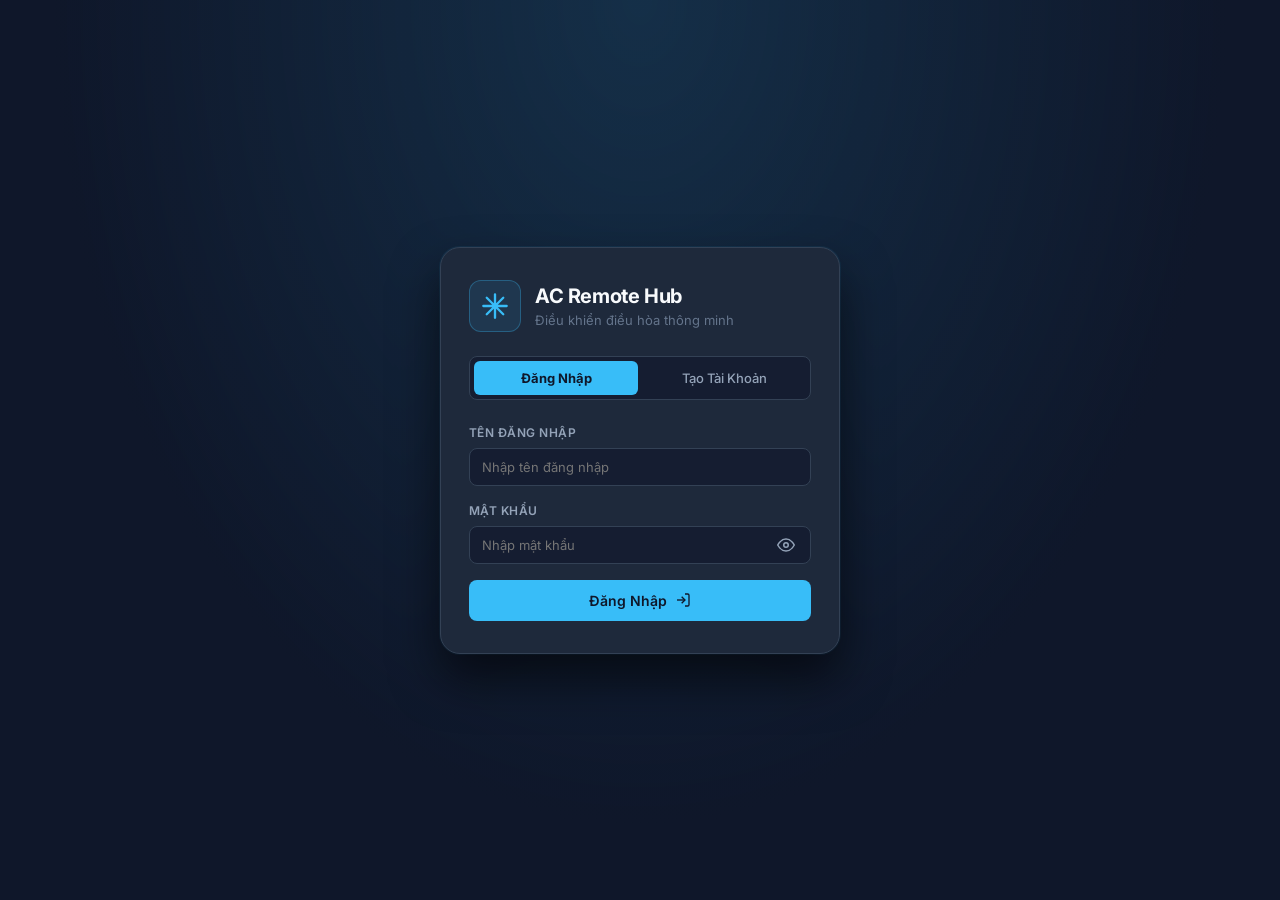
<file: web/index.html>
<!DOCTYPE html>
<html lang="vi">
<head>
    <meta charset="UTF-8">
    <meta name="viewport" content="width=device-width, initial-scale=1.0">
    <title>AC Remote Hub – Điều Khiển Điều Hòa Thông Minh</title>
    <meta name="description" content="Hệ thống điều khiển điều hòa từ xa qua ESP32. Đăng nhập để quản lý thiết bị của bạn.">
    <link rel="preconnect" href="https://fonts.googleapis.com">
    <link rel="preconnect" href="https://fonts.gstatic.com" crossorigin>
    <link href="https://fonts.googleapis.com/css2?family=Inter:wght@300;400;500;600;700;800&display=swap" rel="stylesheet">
    <link rel="stylesheet" href="style.css">
</head>
<body>

<!-- ===================== AUTH SCREEN ===================== -->
<div id="auth-screen" class="auth-overlay">
    <div class="auth-card">
        <div class="auth-brand">
            <div class="auth-brand-icon">
                <svg width="28" height="28" viewBox="0 0 24 24" fill="none" stroke="currentColor" stroke-width="2" stroke-linecap="round" stroke-linejoin="round">
                    <path d="M12 2v20M2 12h20M4.93 4.93l14.14 14.14M4.93 19.07l14.14-14.14"/>
                </svg>
            </div>
            <div>
                <h1 class="auth-title">AC Remote Hub</h1>
                <p class="auth-subtitle">Điều khiển điều hòa thông minh</p>
            </div>
        </div>

        <!-- Tab toggle -->
        <div class="auth-tabs" id="auth-tabs">
            <button class="auth-tab active" id="tab-login-btn" onclick="showAuthTab('login')">Đăng Nhập</button>
            <button class="auth-tab" id="tab-register-btn" onclick="showAuthTab('register')">Tạo Tài Khoản</button>
        </div>

        <!-- LOGIN FORM -->
        <form id="login-form" class="auth-form" autocomplete="on">
            <div class="form-field">
                <label for="login-username">Tên đăng nhập</label>
                <input type="text" id="login-username" name="username" class="text-input" placeholder="Nhập tên đăng nhập" autocomplete="username" required>
            </div>
            <div class="form-field">
                <label for="login-password">Mật khẩu</label>
                <div class="password-input-wrapper">
                    <input type="password" id="login-password" name="password" class="text-input" placeholder="Nhập mật khẩu" autocomplete="current-password" required>
                    <button type="button" class="btn-toggle-password" onclick="togglePasswordVisibility('login-password', this)" title="Hiện/Ẩn mật khẩu">
                        <svg class="eye-icon" width="18" height="18" viewBox="0 0 24 24" fill="none" stroke="currentColor" stroke-width="2"><path d="M1 12s4-8 11-8 11 8 11 8-4 8-11 8-11-8-11-8z"/><circle cx="12" cy="12" r="3"/></svg>
                        <svg class="eye-off-icon hidden" width="18" height="18" viewBox="0 0 24 24" fill="none" stroke="currentColor" stroke-width="2"><path d="M17.94 17.94A10.07 10.07 0 0 1 12 20c-7 0-11-8-11-8a18.45 18.45 0 0 1 5.06-5.94M9.9 4.24A9.12 9.12 0 0 1 12 4c7 0 11 8 11 8a18.5 18.5 0 0 1-2.16 3.19m-6.72-1.07a3 3 0 1 1-4.24-4.24"/><line x1="1" y1="1" x2="23" y2="23"/></svg>
                    </button>
                </div>
            </div>
            <div class="auth-error hidden" id="login-error"></div>
            <button type="submit" class="btn-primary w-full" id="btn-login">
                <span>Đăng Nhập</span>
                <svg width="16" height="16" viewBox="0 0 24 24" fill="none" stroke="currentColor" stroke-width="2"><path d="M15 3h4a2 2 0 0 1 2 2v14a2 2 0 0 1-2 2h-4"/><polyline points="10 17 15 12 10 7"/><line x1="15" y1="12" x2="3" y2="12"/></svg>
            </button>
        </form>

        <!-- REGISTER FORM -->
        <form id="register-form" class="auth-form hidden" autocomplete="on">
            <div class="form-field">
                <label for="reg-displayname">Họ tên / Biệt danh</label>
                <input type="text" id="reg-displayname" class="text-input" placeholder="VD: Nguyễn Văn A" autocomplete="name">
            </div>
            <div class="form-field">
                <label for="reg-username">Tên đăng nhập</label>
                <input type="text" id="reg-username" name="username" class="text-input" placeholder="Tối thiểu 3 ký tự" autocomplete="username" required>
            </div>
            <div class="form-field">
                <label for="reg-password">Mật khẩu</label>
                <div class="password-input-wrapper">
                    <input type="password" id="reg-password" name="password" class="text-input" placeholder="Tối thiểu 6 ký tự" autocomplete="new-password" required>
                    <button type="button" class="btn-toggle-password" onclick="togglePasswordVisibility('reg-password', this)" title="Hiện/Ẩn mật khẩu">
                        <svg class="eye-icon" width="18" height="18" viewBox="0 0 24 24" fill="none" stroke="currentColor" stroke-width="2"><path d="M1 12s4-8 11-8 11 8 11 8-4 8-11 8-11-8-11-8z"/><circle cx="12" cy="12" r="3"/></svg>
                        <svg class="eye-off-icon hidden" width="18" height="18" viewBox="0 0 24 24" fill="none" stroke="currentColor" stroke-width="2"><path d="M17.94 17.94A10.07 10.07 0 0 1 12 20c-7 0-11-8-11-8a18.45 18.45 0 0 1 5.06-5.94M9.9 4.24A9.12 9.12 0 0 1 12 4c7 0 11 8 11 8a18.5 18.5 0 0 1-2.16 3.19m-6.72-1.07a3 3 0 1 1-4.24-4.24"/><line x1="1" y1="1" x2="23" y2="23"/></svg>
                    </button>
                </div>
            </div>
            <div class="form-field">
                <label for="reg-password2">Xác nhận mật khẩu</label>
                <div class="password-input-wrapper">
                    <input type="password" id="reg-password2" class="text-input" placeholder="Nhập lại mật khẩu" autocomplete="new-password" required>
                    <button type="button" class="btn-toggle-password" onclick="togglePasswordVisibility('reg-password2', this)" title="Hiện/Ẩn mật khẩu">
                        <svg class="eye-icon" width="18" height="18" viewBox="0 0 24 24" fill="none" stroke="currentColor" stroke-width="2"><path d="M1 12s4-8 11-8 11 8 11 8-4 8-11 8-11-8-11-8z"/><circle cx="12" cy="12" r="3"/></svg>
                        <svg class="eye-off-icon hidden" width="18" height="18" viewBox="0 0 24 24" fill="none" stroke="currentColor" stroke-width="2"><path d="M17.94 17.94A10.07 10.07 0 0 1 12 20c-7 0-11-8-11-8a18.45 18.45 0 0 1 5.06-5.94M9.9 4.24A9.12 9.12 0 0 1 12 4c7 0 11 8 11 8a18.5 18.5 0 0 1-2.16 3.19m-6.72-1.07a3 3 0 1 1-4.24-4.24"/><line x1="1" y1="1" x2="23" y2="23"/></svg>
                    </button>
                </div>
            </div>
            <div class="auth-error hidden" id="register-error"></div>
            <button type="submit" class="btn-primary w-full" id="btn-register">
                <span>Tạo Tài Khoản</span>
                <svg width="16" height="16" viewBox="0 0 24 24" fill="none" stroke="currentColor" stroke-width="2"><path d="M16 21v-2a4 4 0 0 0-4-4H6a4 4 0 0 0-4 4v2"/><circle cx="9" cy="7" r="4"/><line x1="19" y1="8" x2="19" y2="14"/><line x1="22" y1="11" x2="16" y2="11"/></svg>
            </button>
        </form>
    </div>
</div>

<!-- ===================== MAIN APP ===================== -->
<div id="app-screen" class="app-container hidden">

    <!-- Header -->
    <header class="app-header">
        <div class="brand">
            <div class="brand-icon">
                <svg width="22" height="22" viewBox="0 0 24 24" fill="none" stroke="currentColor" stroke-width="2" stroke-linecap="round" stroke-linejoin="round">
                    <path d="M12 2v20M2 12h20M4.93 4.93l14.14 14.14M4.93 19.07l14.14-14.14"/>
                </svg>
            </div>
            <div class="brand-text">
                <h1>AC Remote Hub</h1>
                <span class="subtext" id="active-device-subtitle">Chưa chọn thiết bị</span>
            </div>
        </div>
        <div class="header-actions">
            <div class="status-pill" id="backend-status-pill">
                <span class="dot"></span>
                <span id="backend-status-text">Online</span>
            </div>
            <div class="user-badge" id="user-badge" title="Tài khoản của bạn">
                <svg width="14" height="14" viewBox="0 0 24 24" fill="none" stroke="currentColor" stroke-width="2"><path d="M20 21v-2a4 4 0 0 0-4-4H8a4 4 0 0 0-4 4v2"/><circle cx="12" cy="7" r="4"/></svg>
                <span id="user-display-name">--</span>
            </div>
            <button class="icon-btn" id="btn-logout" title="Đăng xuất">
                <svg width="16" height="16" viewBox="0 0 24 24" fill="none" stroke="currentColor" stroke-width="2"><path d="M9 21H5a2 2 0 0 1-2-2V5a2 2 0 0 1 2-2h4"/><polyline points="16 17 21 12 16 7"/><line x1="21" y1="12" x2="9" y2="12"/></svg>
            </button>
        </div>
    </header>

    <!-- Navigation Tabs -->
    <nav class="nav-tabs">
        <button class="nav-btn active" data-tab="tab-remote">
            <svg width="18" height="18" viewBox="0 0 24 24" fill="none" stroke="currentColor" stroke-width="2">
                <rect x="5" y="2" width="14" height="20" rx="2" ry="2"></rect>
                <line x1="12" y1="18" x2="12.01" y2="18"></line>
            </svg>
            <span>Điều Khiển</span>
        </button>
        <button class="nav-btn" data-tab="tab-learning">
            <svg width="18" height="18" viewBox="0 0 24 24" fill="none" stroke="currentColor" stroke-width="2">
                <path d="M12 2a10 10 0 1 0 10 10A10 10 0 0 0 12 2zm0 18a8 8 0 1 1 8-8 8 8 0 0 1-8 8z"/>
                <circle cx="12" cy="12" r="3"/>
            </svg>
            <span>Học Lệnh IR</span>
        </button>
        <button class="nav-btn" data-tab="tab-devices">
            <svg width="18" height="18" viewBox="0 0 24 24" fill="none" stroke="currentColor" stroke-width="2">
                <rect x="2" y="3" width="20" height="14" rx="2" ry="2"></rect>
                <line x1="8" y1="21" x2="16" y2="21"></line>
                <line x1="12" y1="17" x2="12" y2="21"></line>
            </svg>
            <span>Thiết Bị</span>
        </button>
    </nav>

    <!-- Toast Notification -->
    <div id="toast" class="toast hidden">
        <span id="toast-message">Đã gửi lệnh thành công</span>
    </div>

    <!-- MAIN CONTENT -->
    <main class="main-content">

        <!-- TAB 1: REMOTE CONTROL -->
        <section id="tab-remote" class="tab-page active">
            <!-- No device selected state -->
            <div id="no-device-state" class="no-device-card hidden">
                <div class="no-device-icon">📡</div>
                <h3>Chưa có thiết bị nào</h3>
                <p>Hãy ghép nối ESP32 của bạn trong tab <strong>Thiết Bị</strong> để bắt đầu điều khiển.</p>
                <button class="btn-primary" onclick="switchToTab('tab-devices')" style="margin-top: 16px;">
                    Đến Thiết Bị
                </button>
            </div>

            <div id="remote-content" class="remote-card">
                <!-- Status Header -->
                <div class="remote-header">
                    <div class="esp-status">
                        <span class="status-indicator" id="esp-status-dot"></span>
                        <span class="status-name" id="esp-device-name">ESP32 Controller</span>
                    </div>
                    <div class="esp-info" id="esp-meta-info">IP: -- | RSSI: -- dBm</div>
                </div>

                <!-- AC Remote Profile Selection Bar -->
                <div class="ac-profile-bar">
                    <div class="profile-select-wrapper flex-1">
                        <label class="group-label">Chọn Điều Hòa (Profile)</label>
                        <select id="select-ac-profile" class="select-input">
                            <option value="default_profile">Điều Hòa Mặc Định</option>
                        </select>
                    </div>
                    <button class="btn-secondary" id="btn-add-profile" style="margin-top: 18px;" title="Thêm điều hòa mới">+ Thêm Mới</button>
                    <button class="btn-secondary danger" id="btn-delete-profile" style="margin-top: 18px;" title="Xóa điều hòa này">🗑️ Xóa</button>
                </div>

                <div class="auto-protocol-badge" id="auto-protocol-badge">
                    <span class="badge-icon">✨</span>
                    <span id="auto-protocol-text">Chưa nhận diện Hãng</span>
                </div>

                <!-- Temperature & Main Power Display -->
                <div class="temp-display-container">
                    <button class="btn-power" id="btn-power" title="Bật/Tắt nguồn">
                        <svg width="24" height="24" viewBox="0 0 24 24" fill="none" stroke="currentColor" stroke-width="2.5">
                            <path d="M18.36 6.64a9 9 0 1 1-12.73 0"></path>
                            <line x1="12" y1="2" x2="12" y2="12"></line>
                        </svg>
                    </button>
                    <div class="temp-readout">
                        <span class="temp-value" id="temp-value">26</span>
                        <span class="temp-unit">°C</span>
                    </div>
                    <div class="temp-adjust">
                        <button class="btn-temp" id="btn-temp-plus" title="Tăng nhiệt độ">+</button>
                        <button class="btn-temp" id="btn-temp-minus" title="Giảm nhiệt độ">–</button>
                    </div>
                </div>

                <!-- AC Mode Selection -->
                <div class="control-group">
                    <label class="group-label">Chế Độ (Mode)</label>
                    <div class="segmented-control mode-selector">
                        <button class="seg-btn active" data-mode="cool"><span class="icon">❄️</span><span>Cool</span></button>
                        <button class="seg-btn" data-mode="heat"><span class="icon">☀️</span><span>Heat</span></button>
                        <button class="seg-btn" data-mode="dry"><span class="icon">💧</span><span>Dry</span></button>
                        <button class="seg-btn" data-mode="fan"><span class="icon">🌀</span><span>Fan</span></button>
                        <button class="seg-btn" data-mode="auto"><span class="icon">🤖</span><span>Auto</span></button>
                    </div>
                </div>

                <!-- Fan Speed Selection -->
                <div class="control-group">
                    <label class="group-label">Tốc Độ Gió (Fan Speed)</label>
                    <div class="segmented-control fan-selector">
                        <button class="seg-btn active" data-fan="auto">Auto</button>
                        <button class="seg-btn" data-fan="min">Min</button>
                        <button class="seg-btn" data-fan="low">Low</button>
                        <button class="seg-btn" data-fan="medium">Med</button>
                        <button class="seg-btn" data-fan="high">High</button>
                        <button class="seg-btn" data-fan="max">Max</button>
                    </div>
                </div>

                <!-- Swing Controls -->
                <div class="control-row">
                    <div class="control-group flex-1">
                        <label class="group-label">Đảo Gió Dọc (Swing V)</label>
                        <select id="select-swing-v" class="select-input">
                            <option value="off">Tắt (Off)</option>
                            <option value="auto">Tự động (Auto)</option>
                            <option value="highest">Cao nhất</option>
                            <option value="high">Cao</option>
                            <option value="middle">Giữa</option>
                            <option value="low">Thấp</option>
                            <option value="lowest">Thấp nhất</option>
                        </select>
                    </div>
                    <div class="control-group flex-1">
                        <label class="group-label">Đảo Gió Ngang (Swing H)</label>
                        <select id="select-swing-h" class="select-input">
                            <option value="off">Tắt (Off)</option>
                            <option value="auto">Tự động (Auto)</option>
                            <option value="middle">Giữa</option>
                            <option value="left">Trái</option>
                            <option value="right">Phải</option>
                        </select>
                    </div>
                </div>

                <!-- Advanced Toggle Switches -->
                <div class="toggles-grid">
                    <label class="toggle-card"><input type="checkbox" id="chk-turbo"><span class="toggle-label">Turbo ⚡</span></label>
                    <label class="toggle-card"><input type="checkbox" id="chk-quiet"><span class="toggle-label">Quiet 🌙</span></label>
                    <label class="toggle-card"><input type="checkbox" id="chk-econo"><span class="toggle-label">Econo 🍃</span></label>
                    <label class="toggle-card"><input type="checkbox" id="chk-light"><span class="toggle-label">Đèn Led 💡</span></label>
                </div>

                <!-- Protocol Selection -->
                <div class="control-group protocol-box">
                    <label class="group-label">Giao Thức Mã Hóa IR (Protocol)</label>
                    <select id="select-protocol" class="select-input">
                        <option value="" disabled selected>-- Chưa nhận diện Hãng --</option>
                        <option value="ELECTRA_AC">ELECTRA_AC</option>
                        <option value="DAIKIN">DAIKIN</option>
                        <option value="PANASONIC_AC">PANASONIC_AC</option>
                        <option value="MITSUBISHI_AC">MITSUBISHI_AC</option>
                        <option value="GREE">GREE</option>
                        <option value="LG">LG / LG2</option>
                        <option value="TOSHIBA_AC">TOSHIBA_AC</option>
                        <option value="MEDIA">MIDEA / MEDIA</option>
                        <option value="FUJITSU_AC">FUJITSU_AC</option>
                        <option value="SAMSUNG_AC">SAMSUNG_AC</option>
                        <option value="NEC">NEC</option>
                        <option value="CARRIER">CARRIER</option>
                        <option value="COOLIX">COOLIX</option>
                        <option value="HAIER_AC">HAIER_AC</option>
                        <option value="HITACHI_AC">HITACHI_AC</option>
                        <option value="SHARP">SHARP</option>
                        <option value="SONY">SONY</option>
                        <option value="RAW">RAW Timing Signal</option>
                    </select>
                </div>

                <button class="btn-primary" id="btn-send-ac-state">
                    <span>Gửi Lệnh Lên Điều Hòa</span>
                    <svg width="18" height="18" viewBox="0 0 24 24" fill="none" stroke="currentColor" stroke-width="2">
                        <line x1="22" y1="2" x2="11" y2="13"></line>
                        <polygon points="22 2 15 22 11 13 2 9 22 2"></polygon>
                    </svg>
                </button>
            </div>
        </section>

        <!-- TAB 2: IR LEARNING -->
        <section id="tab-learning" class="tab-page">
            <div class="learning-card">
                <div class="card-title">
                    <h2>Học Tín Hiệu IR Từ Remote Gốc</h2>
                    <p class="card-desc">Gửi lệnh học từ xa tới ESP32, sau đó hướng remote gốc vào mắt đọc HX1838 để phân tích tín hiệu.</p>
                </div>

                <div class="learning-form">
                    <div class="form-group">
                        <label>Tên Hồ Sơ (Profile ID)</label>
                        <input type="text" id="learn-profile-id" class="text-input" value="my_ac_remote">
                    </div>
                    <div class="form-group">
                        <label>Hành Động / Nút Cần Học</label>
                        <input type="text" id="learn-expected-action" class="text-input" value="POWER_ON_COOL_26">
                    </div>

                    <div class="learning-status-box hidden" id="learning-status-box">
                        <div class="pulse-indicator"></div>
                        <div class="status-info">
                            <strong id="learning-status-title">Đang chờ tín hiệu IR...</strong>
                            <span id="learning-status-sub">Hãy bấm nút trên remote gốc hướng về phía mắt nhận HX1838 trên ESP32.</span>
                        </div>
                        <button class="btn-secondary danger" id="btn-cancel-learn">Hủy Học</button>
                    </div>

                    <button class="btn-primary" id="btn-start-learn">
                        <span>Bắt Đầu Học Lệnh</span>
                    </button>
                </div>

                <div class="learned-signals-section">
                    <h3>Danh Sách Lệnh Đã Học</h3>
                    <div class="signals-list" id="signals-list">
                        <div class="empty-state">Chưa có dữ liệu lệnh IR được học.</div>
                    </div>
                </div>
            </div>
        </section>

        <!-- TAB 3: DEVICES -->
        <section id="tab-devices" class="tab-page">
            <div class="devices-card">
                <div class="card-header">
                    <h2>Thiết Bị ESP32 Của Bạn</h2>
                    <button class="btn-secondary" id="btn-refresh-devices">Làm mới</button>
                </div>

                <div class="pairing-box">
                    <h3>Ghép Nối Thiết Bị Mới</h3>
                    <p class="card-desc" style="margin-bottom: 10px;">Nhập Device ID hoặc Pairing Code (6 số) hiển thị trên Serial Monitor của ESP32.</p>
                    <div class="pairing-form">
                        <input type="text" id="pair-code-input" class="text-input" placeholder="Device ID hoặc Mã 6 số">
                        <button class="btn-primary" id="btn-pair-submit">Ghép Nối</button>
                    </div>
                </div>

                <div class="device-grid" id="device-grid">
                    <div class="empty-state">Đang tải danh sách thiết bị...</div>
                </div>
            </div>
        </section>
    </main>
</div>

<!-- ===================== TEMPERATURE WIDGET (DHT11) ===================== -->
<div id="temp-widget" class="temp-widget hidden" title="Nhiệt độ phòng từ cảm biến DHT11">
    <div class="temp-widget-icon">🌡️</div>
    <div class="temp-widget-body">
        <span class="temp-widget-value" id="temp-widget-value">--</span>
        <span class="temp-widget-unit">°C</span>
    </div>
</div>

<script src="app.js"></script>
</body>
</html>
</file>
<file: web/style.css>
/* =====================================================
   AC Remote Hub — style.css
   Minimalist Dark UI + Auth Screens
   ===================================================== */

:root {
    --bg:             #0f172a;
    --surface:        #1e293b;
    --surface-hover:  #334155;
    --border:         #334155;
    --border-light:   #475569;

    --text-primary:   #f8fafc;
    --text-secondary: #94a3b8;
    --text-muted:     #64748b;

    --accent:         #38bdf8;
    --accent-hover:   #0284c7;
    --accent-light:   rgba(56, 189, 248, 0.1);

    --success:        #22c55e;
    --warning:        #f59e0b;
    --danger:         #ef4444;

    --radius-sm:  8px;
    --radius-md:  12px;
    --radius-lg:  20px;
    --radius-full:9999px;

    --font-family: 'Inter', -apple-system, BlinkMacSystemFont, "Segoe UI", Roboto, sans-serif;
    --shadow-sm: 0 1px 2px 0 rgba(0,0,0,0.05);
    --shadow-md: 0 4px 6px -1px rgba(0,0,0,0.3);
    --shadow-lg: 0 10px 15px -3px rgba(0,0,0,0.5);
}

* { box-sizing: border-box; margin: 0; padding: 0; }

body {
    font-family: var(--font-family);
    background-color: var(--bg);
    color: var(--text-primary);
    line-height: 1.5;
    min-height: 100vh;
    display: flex;
    justify-content: center;
    align-items: flex-start;
    padding: 16px;
}

.hidden { display: none !important; }
.w-full { width: 100%; }

/* =====================================================
   AUTH OVERLAY
   ===================================================== */

.auth-overlay {
    position: fixed;
    inset: 0;
    background: radial-gradient(ellipse at 50% 0%, rgba(56,189,248,0.15) 0%, var(--bg) 65%);
    display: flex;
    align-items: center;
    justify-content: center;
    z-index: 1000;
    padding: 16px;
}

.auth-card {
    background: var(--surface);
    border: 1px solid var(--border);
    border-radius: var(--radius-lg);
    padding: 32px 28px;
    width: 100%;
    max-width: 400px;
    box-shadow: 0 24px 48px rgba(0,0,0,0.6), 0 0 0 1px rgba(56,189,248,0.08);
    display: flex;
    flex-direction: column;
    gap: 24px;
    animation: slideUp 0.35s cubic-bezier(0.22, 1, 0.36, 1);
}

@keyframes slideUp {
    from { opacity: 0; transform: translateY(24px); }
    to   { opacity: 1; transform: translateY(0); }
}

.auth-brand {
    display: flex;
    align-items: center;
    gap: 14px;
}

.auth-brand-icon {
    width: 52px;
    height: 52px;
    background: var(--accent-light);
    border: 1px solid rgba(56,189,248,0.3);
    color: var(--accent);
    border-radius: var(--radius-md);
    display: flex;
    align-items: center;
    justify-content: center;
    flex-shrink: 0;
}

.auth-title {
    font-size: 20px;
    font-weight: 700;
    letter-spacing: -0.02em;
}

.auth-subtitle {
    font-size: 13px;
    color: var(--text-muted);
}

/* Auth tabs */
.auth-tabs {
    display: grid;
    grid-template-columns: 1fr 1fr;
    background: rgba(15,23,42,0.6);
    border: 1px solid var(--border);
    border-radius: var(--radius-sm);
    padding: 4px;
    gap: 4px;
}

.auth-tab {
    background: transparent;
    border: none;
    color: var(--text-secondary);
    padding: 9px 16px;
    border-radius: 6px;
    font-size: 13px;
    font-weight: 500;
    cursor: pointer;
    transition: all 0.15s ease;
    font-family: inherit;
}

.auth-tab.active {
    background: var(--accent);
    color: #0f172a;
    font-weight: 700;
}

/* Auth forms */
.auth-form {
    display: flex;
    flex-direction: column;
    gap: 16px;
}

.form-field {
    display: flex;
    flex-direction: column;
    gap: 6px;
}

.form-field label {
    font-size: 12px;
    font-weight: 600;
    color: var(--text-secondary);
    text-transform: uppercase;
    letter-spacing: 0.04em;
}

.password-input-wrapper {
    position: relative;
    display: flex;
    align-items: center;
}

.password-input-wrapper .text-input {
    padding-right: 42px;
}

.btn-toggle-password {
    position: absolute;
    right: 10px;
    background: transparent;
    border: none;
    color: var(--text-secondary);
    cursor: pointer;
    padding: 6px;
    display: flex;
    align-items: center;
    justify-content: center;
    border-radius: var(--radius-sm);
    transition: color 0.15s ease;
}

.btn-toggle-password:hover {
    color: var(--text-primary);
}

.auth-error {
    background: rgba(239,68,68,0.12);
    border: 1px solid rgba(239,68,68,0.35);
    color: #fca5a5;
    padding: 10px 14px;
    border-radius: var(--radius-sm);
    font-size: 13px;
}

/* =====================================================
   APP CONTAINER
   ===================================================== */

.app-container {
    width: 100%;
    max-width: 520px;
    margin: 0 auto;
    display: flex;
    flex-direction: column;
    gap: 16px;
}

/* HEADER */
.app-header {
    display: flex;
    align-items: center;
    justify-content: space-between;
    background: var(--surface);
    padding: 14px 18px;
    border-radius: var(--radius-md);
    border: 1px solid var(--border);
}

.brand {
    display: flex;
    align-items: center;
    gap: 12px;
}

.brand-icon {
    width: 38px;
    height: 38px;
    background: var(--accent-light);
    color: var(--accent);
    border-radius: var(--radius-sm);
    display: flex;
    align-items: center;
    justify-content: center;
}

.brand-text h1 {
    font-size: 16px;
    font-weight: 600;
    letter-spacing: -0.01em;
}

.brand-text .subtext {
    font-size: 12px;
    color: var(--text-secondary);
    display: block;
}

.header-actions {
    display: flex;
    align-items: center;
    gap: 8px;
}

.status-pill {
    display: flex;
    align-items: center;
    gap: 6px;
    font-size: 12px;
    font-weight: 500;
    color: var(--text-secondary);
    background: rgba(255,255,255,0.05);
    padding: 4px 10px;
    border-radius: var(--radius-full);
    border: 1px solid var(--border);
}

.status-pill .dot {
    width: 8px;
    height: 8px;
    border-radius: 50%;
    background: var(--success);
    box-shadow: 0 0 8px var(--success);
}

.status-pill.offline .dot {
    background: var(--text-muted);
    box-shadow: none;
}

.user-badge {
    display: flex;
    align-items: center;
    gap: 5px;
    font-size: 12px;
    font-weight: 500;
    color: var(--accent);
    background: var(--accent-light);
    padding: 4px 10px;
    border-radius: var(--radius-full);
    border: 1px solid rgba(56,189,248,0.2);
    max-width: 120px;
    overflow: hidden;
    white-space: nowrap;
    text-overflow: ellipsis;
}

.icon-btn {
    background: transparent;
    border: 1px solid var(--border);
    color: var(--text-secondary);
    width: 36px;
    height: 36px;
    border-radius: var(--radius-sm);
    display: flex;
    align-items: center;
    justify-content: center;
    cursor: pointer;
    transition: all 0.15s ease;
}

.icon-btn:hover {
    background: rgba(239,68,68,0.1);
    border-color: var(--danger);
    color: var(--danger);
}

/* NAV TABS */
.nav-tabs {
    display: grid;
    grid-template-columns: repeat(3, 1fr);
    gap: 6px;
    background: var(--surface);
    padding: 6px;
    border-radius: var(--radius-md);
    border: 1px solid var(--border);
}

.nav-btn {
    background: transparent;
    border: none;
    color: var(--text-secondary);
    padding: 10px 8px;
    border-radius: var(--radius-sm);
    font-size: 13px;
    font-weight: 500;
    display: flex;
    align-items: center;
    justify-content: center;
    gap: 6px;
    cursor: pointer;
    transition: all 0.15s ease;
    font-family: inherit;
}

.nav-btn.active {
    background: var(--accent);
    color: #0f172a;
    font-weight: 600;
}

.nav-btn:hover:not(.active) {
    background: var(--surface-hover);
    color: var(--text-primary);
}

/* TOAST */
.toast {
    background: var(--surface);
    border: 1px solid var(--accent);
    color: var(--text-primary);
    padding: 10px 14px;
    border-radius: var(--radius-sm);
    font-size: 13px;
    text-align: center;
    transition: all 0.2s ease;
    box-shadow: var(--shadow-md);
}

.toast.hidden {
    opacity: 0;
    transform: translateY(-8px);
    pointer-events: none;
}

.toast.error {
    border-color: var(--danger);
    color: #fca5a5;
}

/* MAIN PAGES */
.tab-page       { display: none; }
.tab-page.active{ display: block; }

/* NO DEVICE CARD */
.no-device-card {
    background: var(--surface);
    border: 1px dashed var(--border-light);
    border-radius: var(--radius-lg);
    padding: 40px 24px;
    text-align: center;
    display: flex;
    flex-direction: column;
    align-items: center;
    gap: 10px;
}

.no-device-icon {
    font-size: 48px;
    margin-bottom: 8px;
}

.no-device-card h3 {
    font-size: 18px;
    font-weight: 600;
}

.no-device-card p {
    font-size: 13px;
    color: var(--text-secondary);
    max-width: 280px;
}

/* REMOTE CONTROL CARD */
.remote-card {
    background: var(--surface);
    border-radius: var(--radius-lg);
    border: 1px solid var(--border);
    padding: 20px;
    display: flex;
    flex-direction: column;
    gap: 20px;
    box-shadow: var(--shadow-lg);
}

.remote-header {
    display: flex;
    justify-content: space-between;
    align-items: center;
    font-size: 13px;
    border-bottom: 1px solid var(--border);
    padding-bottom: 12px;
}

.esp-status {
    display: flex;
    align-items: center;
    gap: 8px;
    font-weight: 500;
}

.status-indicator {
    width: 10px;
    height: 10px;
    border-radius: 50%;
    background: var(--success);
    box-shadow: 0 0 10px var(--success);
    flex-shrink: 0;
}

.status-indicator.offline {
    background: var(--text-muted);
    box-shadow: none;
}

.esp-info {
    color: var(--text-muted);
    font-size: 12px;
}

/* AC PROFILE */
.ac-profile-bar {
    display: flex;
    align-items: center;
    gap: 10px;
    background: rgba(15,23,42,0.5);
    padding: 12px;
    border-radius: var(--radius-md);
    border: 1px solid var(--border);
}

.auto-protocol-badge {
    display: flex;
    align-items: center;
    gap: 8px;
    background: rgba(56,189,248,0.1);
    border: 1px solid rgba(56,189,248,0.3);
    color: var(--accent);
    padding: 8px 12px;
    border-radius: var(--radius-sm);
    font-size: 13px;
    font-weight: 500;
}

/* TEMPERATURE DISPLAY */
.temp-display-container {
    display: flex;
    align-items: center;
    justify-content: space-between;
    background: rgba(15,23,42,0.6);
    padding: 20px 24px;
    border-radius: var(--radius-md);
    border: 1px solid var(--border);
}

.btn-power {
    width: 52px;
    height: 52px;
    border-radius: 50%;
    border: 2px solid var(--border-light);
    background: var(--surface);
    color: var(--text-muted);
    cursor: pointer;
    display: flex;
    align-items: center;
    justify-content: center;
    transition: all 0.2s ease;
}

.btn-power.on {
    background: rgba(34,197,94,0.15);
    border-color: var(--success);
    color: var(--success);
    box-shadow: 0 0 16px rgba(34,197,94,0.3);
}

.temp-readout {
    display: flex;
    align-items: baseline;
}

.temp-value {
    font-size: 56px;
    font-weight: 700;
    line-height: 1;
    letter-spacing: -0.03em;
}

.temp-unit {
    font-size: 24px;
    font-weight: 400;
    color: var(--text-secondary);
    margin-left: 4px;
}

.temp-adjust {
    display: flex;
    flex-direction: column;
    gap: 8px;
}

.btn-temp {
    width: 44px;
    height: 44px;
    border-radius: 50%;
    background: var(--surface);
    border: 1px solid var(--border);
    color: var(--text-primary);
    font-size: 20px;
    font-weight: 600;
    cursor: pointer;
    display: flex;
    align-items: center;
    justify-content: center;
    transition: all 0.15s ease;
}

.btn-temp:hover {
    background: var(--surface-hover);
    border-color: var(--accent);
}

/* CONTROL GROUPS */
.control-group {
    display: flex;
    flex-direction: column;
    gap: 8px;
}

.group-label {
    font-size: 12px;
    font-weight: 600;
    color: var(--text-secondary);
    text-transform: uppercase;
    letter-spacing: 0.05em;
}

/* SEGMENTED CONTROLS */
.segmented-control {
    display: flex;
    background: rgba(15,23,42,0.6);
    padding: 4px;
    border-radius: var(--radius-sm);
    border: 1px solid var(--border);
    gap: 4px;
}

.seg-btn {
    flex: 1;
    background: transparent;
    border: none;
    color: var(--text-secondary);
    padding: 8px 6px;
    border-radius: 6px;
    font-size: 12px;
    font-weight: 500;
    cursor: pointer;
    display: flex;
    align-items: center;
    justify-content: center;
    gap: 4px;
    transition: all 0.15s ease;
    font-family: inherit;
}

.seg-btn:hover:not(.active) {
    color: var(--text-primary);
    background: rgba(255,255,255,0.03);
}

.seg-btn.active {
    background: var(--surface);
    color: var(--accent);
    font-weight: 600;
    border: 1px solid var(--border-light);
    box-shadow: var(--shadow-sm);
}

/* INPUTS */
.select-input, .text-input {
    width: 100%;
    background: rgba(15,23,42,0.6);
    border: 1px solid var(--border);
    color: var(--text-primary);
    padding: 10px 12px;
    border-radius: var(--radius-sm);
    font-size: 13px;
    font-family: inherit;
    outline: none;
    transition: border-color 0.15s ease;
}

.select-input:focus, .text-input:focus {
    border-color: var(--accent);
    box-shadow: 0 0 0 3px rgba(56,189,248,0.1);
}

/* TOGGLES GRID */
.toggles-grid {
    display: grid;
    grid-template-columns: repeat(2, 1fr);
    gap: 10px;
}

.toggle-card {
    display: flex;
    align-items: center;
    gap: 10px;
    background: rgba(15,23,42,0.4);
    padding: 10px 14px;
    border-radius: var(--radius-sm);
    border: 1px solid var(--border);
    cursor: pointer;
    font-size: 13px;
    user-select: none;
    transition: all 0.15s ease;
}

.toggle-card:hover {
    border-color: var(--border-light);
}

.toggle-card input[type="checkbox"] {
    accent-color: var(--accent);
    width: 16px;
    height: 16px;
}

/* BUTTONS */
.btn-primary {
    background: var(--accent);
    color: #0f172a;
    border: none;
    padding: 12px 18px;
    border-radius: var(--radius-sm);
    font-size: 14px;
    font-weight: 600;
    cursor: pointer;
    display: flex;
    align-items: center;
    justify-content: center;
    gap: 8px;
    transition: all 0.15s ease;
    font-family: inherit;
}

.btn-primary:hover  { background: var(--accent-hover); }
.btn-primary:active { transform: scale(0.98); }
.btn-primary:disabled { opacity: 0.6; cursor: not-allowed; }

.btn-secondary {
    background: var(--surface-hover);
    color: var(--text-primary);
    border: 1px solid var(--border);
    padding: 8px 14px;
    border-radius: var(--radius-sm);
    font-size: 13px;
    font-weight: 500;
    cursor: pointer;
    transition: all 0.15s ease;
    font-family: inherit;
    white-space: nowrap;
}

.btn-secondary:hover  { background: var(--border); }
.btn-secondary.danger { color: var(--danger); border-color: rgba(239,68,68,0.3); }
.btn-secondary.danger:hover { background: rgba(239,68,68,0.15); }

.btn-active {
    background: var(--accent-light);
    border-color: rgba(56,189,248,0.4);
    color: var(--accent);
}

/* LEARNING CARD */
.learning-card, .devices-card {
    background: var(--surface);
    border-radius: var(--radius-lg);
    border: 1px solid var(--border);
    padding: 20px;
    display: flex;
    flex-direction: column;
    gap: 20px;
}

.card-title h2, .card-header h2 {
    font-size: 18px;
    font-weight: 600;
}

.card-desc {
    font-size: 13px;
    color: var(--text-secondary);
    margin-top: 4px;
}

.card-header {
    display: flex;
    justify-content: space-between;
    align-items: center;
}

.learning-form {
    display: flex;
    flex-direction: column;
    gap: 14px;
    background: rgba(15,23,42,0.4);
    padding: 16px;
    border-radius: var(--radius-md);
    border: 1px solid var(--border);
}

.form-group {
    display: flex;
    flex-direction: column;
    gap: 6px;
}

.form-group label {
    font-size: 12px;
    font-weight: 500;
    color: var(--text-secondary);
}

.learning-status-box {
    display: flex;
    align-items: center;
    gap: 12px;
    background: rgba(245,158,11,0.1);
    border: 1px solid var(--warning);
    padding: 12px 14px;
    border-radius: var(--radius-sm);
}

.pulse-indicator {
    width: 12px;
    height: 12px;
    border-radius: 50%;
    background: var(--warning);
    animation: pulse 1.5s infinite;
    flex-shrink: 0;
}

@keyframes pulse {
    0%   { transform: scale(0.95); box-shadow: 0 0 0 0 rgba(245,158,11,0.7); }
    70%  { transform: scale(1.1);  box-shadow: 0 0 0 10px rgba(245,158,11,0); }
    100% { transform: scale(0.95); box-shadow: 0 0 0 0 rgba(245,158,11,0); }
}

.status-info strong {
    display: block;
    font-size: 13px;
    color: var(--warning);
}

.status-info span {
    font-size: 12px;
    color: var(--text-secondary);
}

.learned-signals-section h3 {
    font-size: 15px;
    font-weight: 600;
    margin-bottom: 10px;
}

.signals-list {
    display: flex;
    flex-direction: column;
    gap: 12px;
}

/* VSCode-style Tree View Folders */
.profile-folder-group {
    background: rgba(15, 23, 42, 0.4);
    border: 1px solid var(--border);
    border-radius: var(--radius-md);
    overflow: hidden;
    transition: all 0.2s ease;
}

.profile-folder-header {
    display: flex;
    justify-content: space-between;
    align-items: center;
    padding: 10px 14px;
    background: rgba(30, 41, 59, 0.7);
    cursor: pointer;
    user-select: none;
    transition: background 0.15s ease;
}

.profile-folder-header:hover {
    background: rgba(51, 65, 85, 0.8);
}

.folder-title {
    display: flex;
    align-items: center;
    gap: 8px;
    font-size: 13px;
    font-weight: 600;
    flex-wrap: wrap;
}

.folder-arrow {
    font-size: 10px;
    color: var(--accent);
    width: 12px;
    display: inline-block;
    transition: transform 0.15s ease;
}

.folder-icon {
    font-size: 14px;
}

.folder-name {
    color: var(--text-primary);
}

.folder-id-badge {
    font-size: 11px;
    font-family: ui-monospace, SFMono-Regular, Menlo, Monaco, Consolas, monospace;
    color: var(--accent);
    background: rgba(56, 189, 248, 0.12);
    border: 1px solid rgba(56, 189, 248, 0.3);
    padding: 2px 6px;
    border-radius: 4px;
}

.proto-tag {
    font-size: 11px;
    color: var(--success);
    background: rgba(34, 197, 94, 0.12);
    border: 1px solid rgba(34, 197, 94, 0.3);
    padding: 2px 6px;
    border-radius: 4px;
}

.folder-count-badge {
    font-size: 12px;
    color: var(--text-muted);
    background: rgba(255, 255, 255, 0.05);
    padding: 2px 8px;
    border-radius: 12px;
    white-space: nowrap;
}

.profile-folder-content {
    padding: 10px 12px;
    display: flex;
    flex-direction: column;
    gap: 8px;
    border-top: 1px solid var(--border);
    background: rgba(10, 15, 30, 0.3);
}

.profile-folder-group.collapsed .profile-folder-content {
    display: none;
}

.empty-folder-item {
    font-size: 12px;
    color: var(--text-muted);
    font-style: italic;
    padding: 6px 4px;
}

.signal-item {
    background: rgba(15,23,42,0.6);
    border: 1px solid var(--border);
    padding: 10px 12px;
    border-radius: var(--radius-sm);
    display: flex;
    justify-content: space-between;
    align-items: center;
    gap: 10px;
}

.signal-info h4 { font-size: 13px; font-weight: 600; }
.signal-info p  { font-size: 12px; color: var(--text-muted); }

/* DEVICE LIST */
.pairing-box {
    background: rgba(15,23,42,0.4);
    padding: 16px;
    border-radius: var(--radius-md);
    border: 1px solid var(--border);
}

.pairing-box h3 {
    font-size: 14px;
    margin-bottom: 6px;
}

.pairing-form {
    display: flex;
    gap: 10px;
}

.device-grid {
    display: flex;
    flex-direction: column;
    gap: 12px;
}

.device-item-card {
    background: rgba(15,23,42,0.6);
    border: 1px solid var(--border);
    padding: 14px;
    border-radius: var(--radius-md);
    display: flex;
    justify-content: space-between;
    align-items: center;
    gap: 10px;
    transition: border-color 0.15s ease;
}

.device-item-card.active-device {
    border-color: var(--accent);
    background: rgba(56,189,248,0.05);
}

.device-status-row {
    display: flex;
    align-items: center;
    gap: 8px;
    margin-bottom: 4px;
}

.paired-badge {
    font-size: 11px;
    color: var(--success);
    background: rgba(34,197,94,0.1);
    border: 1px solid rgba(34,197,94,0.25);
    padding: 2px 6px;
    border-radius: var(--radius-full);
}

.device-meta h4 { font-size: 14px; font-weight: 600; }
.device-meta p  { font-size: 12px; color: var(--text-secondary); line-height: 1.6; }

.empty-state {
    text-align: center;
    padding: 24px;
    color: var(--text-muted);
    font-size: 13px;
}

/* LAYOUT */
.control-row {
    display: flex;
    gap: 10px;
}

.flex-1 { flex: 1; }

/* RESPONSIVE */
@media (max-width: 480px) {
    body { padding: 8px; }
    .remote-card { padding: 14px; }
    .temp-display-container { padding: 16px 14px; }
    .temp-value { font-size: 44px; }
    .auth-card { padding: 24px 18px; }
    .user-badge span { display: none; }
}

/* =====================================================
   TEMPERATURE WIDGET (DHT11) — góc trên trái
   ===================================================== */

.temp-widget {
    position: fixed;
    top: 20px;
    left: 20px;
    z-index: 999;

    display: flex;
    align-items: center;
    gap: 8px;

    background: rgba(30, 41, 59, 0.75);
    backdrop-filter: blur(12px);
    -webkit-backdrop-filter: blur(12px);
    border: 1px solid rgba(56, 189, 248, 0.3);
    border-radius: 14px;
    padding: 10px 16px;
    box-shadow: 0 8px 24px rgba(0, 0, 0, 0.4), 0 0 0 1px rgba(56,189,248,0.08);

    cursor: default;
    user-select: none;
    animation: slideInLeft 0.4s cubic-bezier(0.22, 1, 0.36, 1);
    transition: box-shadow 0.2s ease, border-color 0.2s ease;
}

.temp-widget:hover {
    border-color: rgba(56, 189, 248, 0.6);
    box-shadow: 0 8px 28px rgba(0,0,0,0.5), 0 0 16px rgba(56,189,248,0.12);
}

.temp-widget-icon {
    font-size: 20px;
    line-height: 1;
    animation: tempIconPulse 5s ease-in-out infinite;
}

@keyframes tempIconPulse {
    0%, 90%, 100% { transform: scale(1); }
    95%            { transform: scale(1.2); }
}

.temp-widget-body {
    display: flex;
    align-items: baseline;
    gap: 2px;
}

.temp-widget-value {
    font-size: 22px;
    font-weight: 700;
    color: var(--accent);
    letter-spacing: -0.03em;
    font-variant-numeric: tabular-nums;
    transition: color 0.3s ease;
    min-width: 36px;
    text-align: right;
}

.temp-widget-value.updating {
    color: var(--warning);
}

.temp-widget-unit {
    font-size: 14px;
    font-weight: 500;
    color: var(--text-secondary);
    margin-left: 1px;
}

@keyframes slideInLeft {
    from { opacity: 0; transform: translateX(-20px); }
    to   { opacity: 1; transform: translateX(0); }
}
</file>
